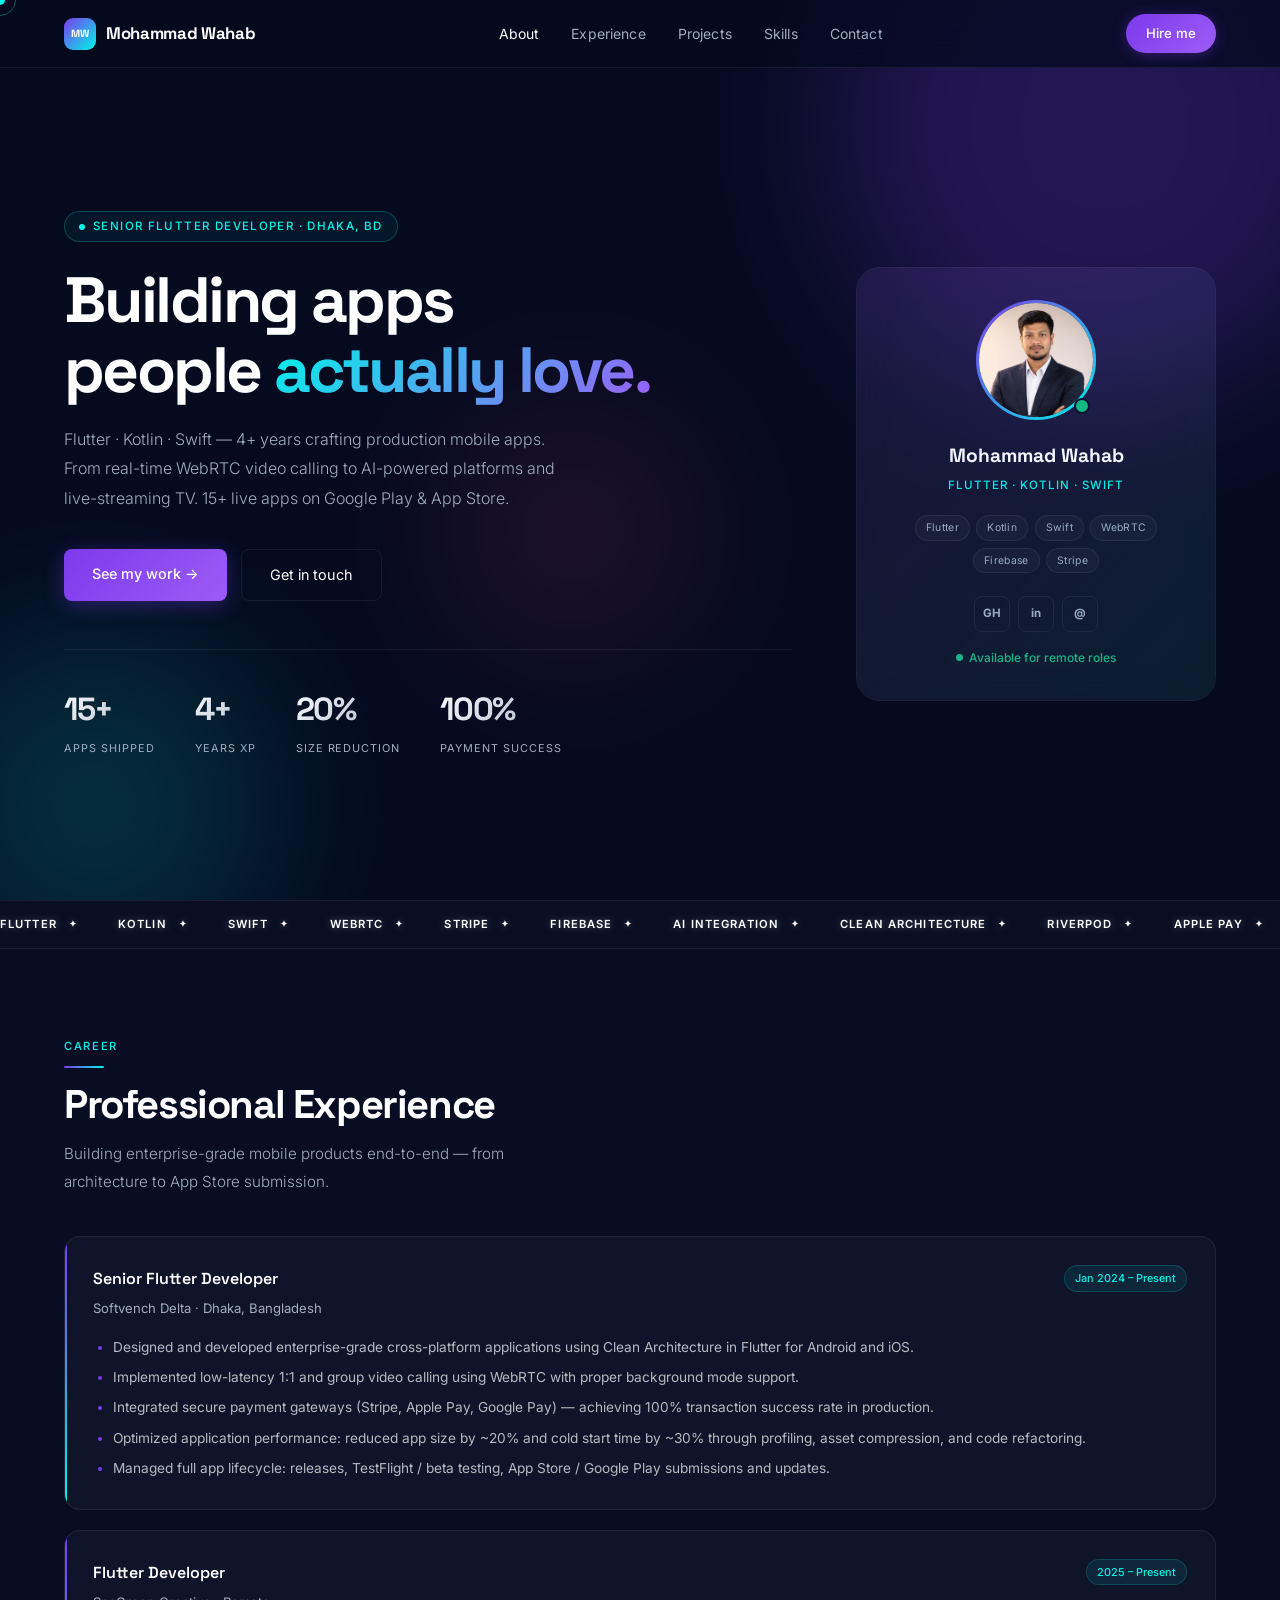
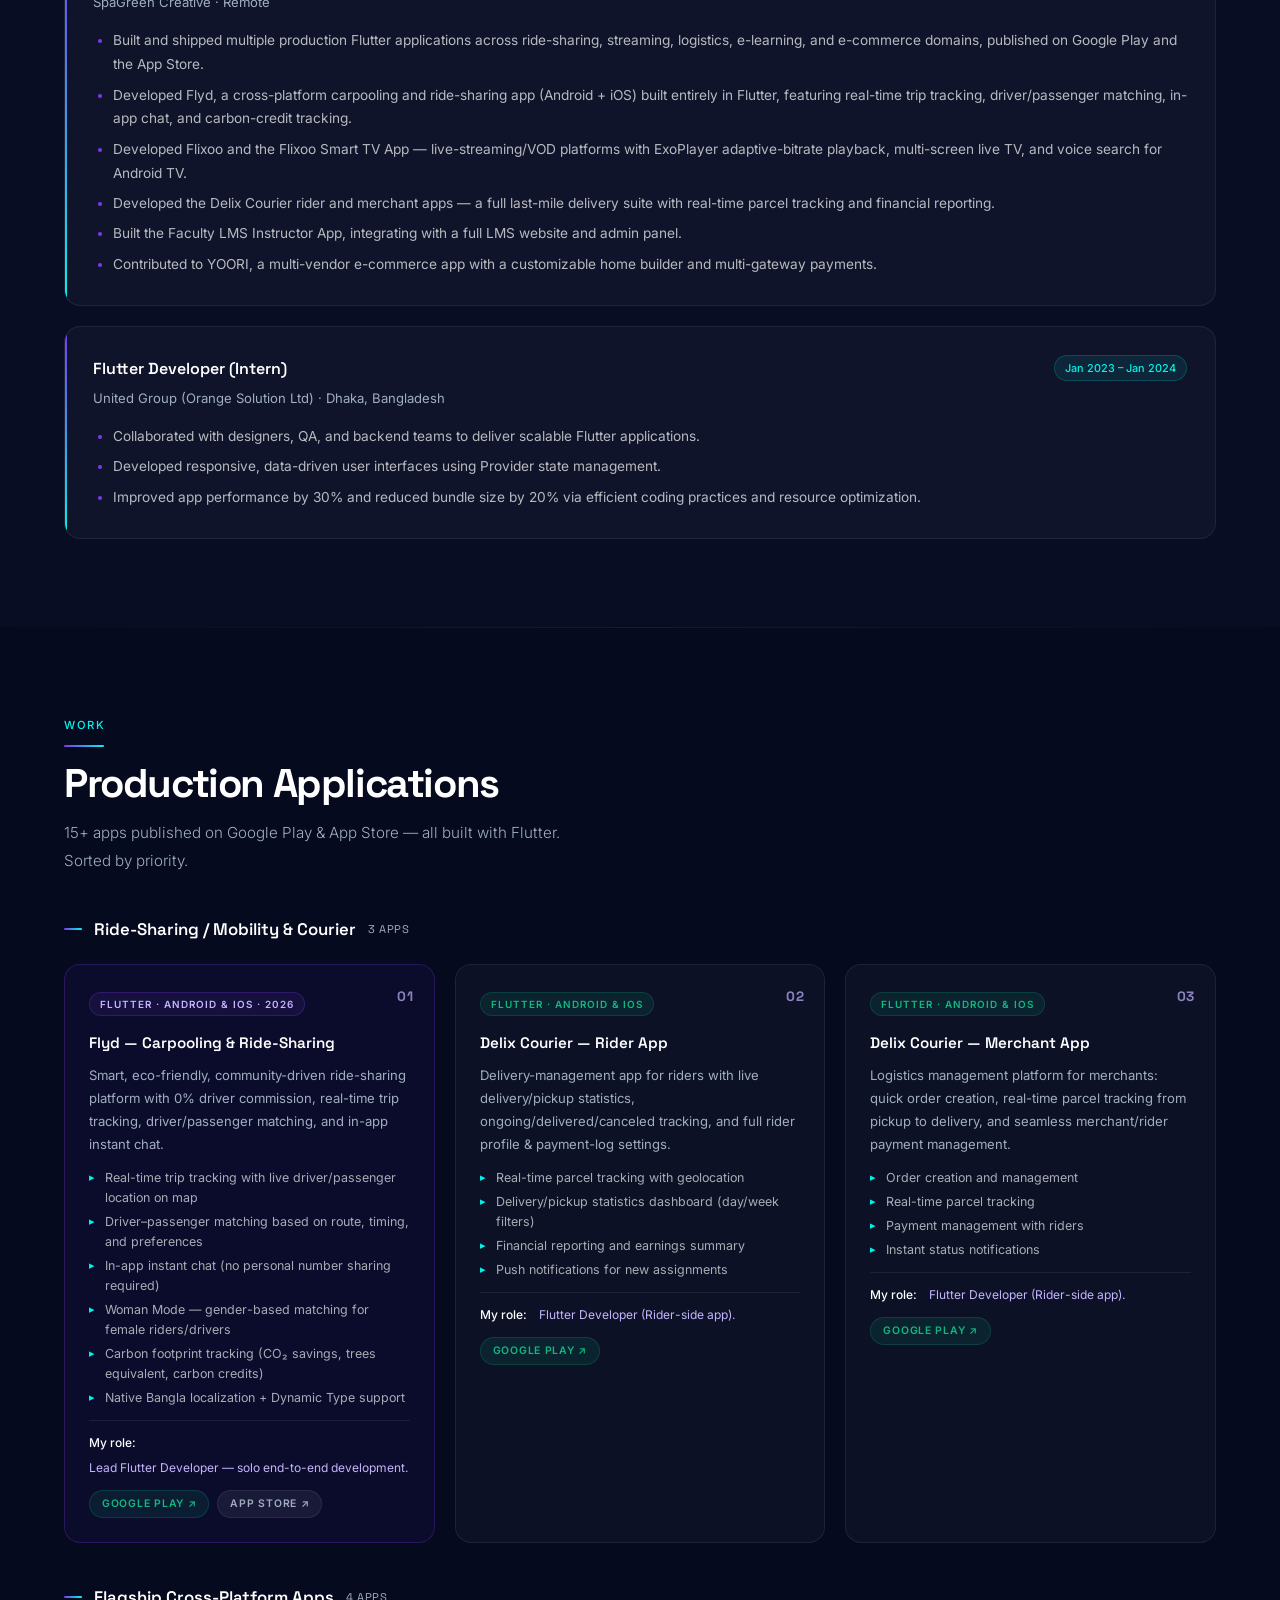
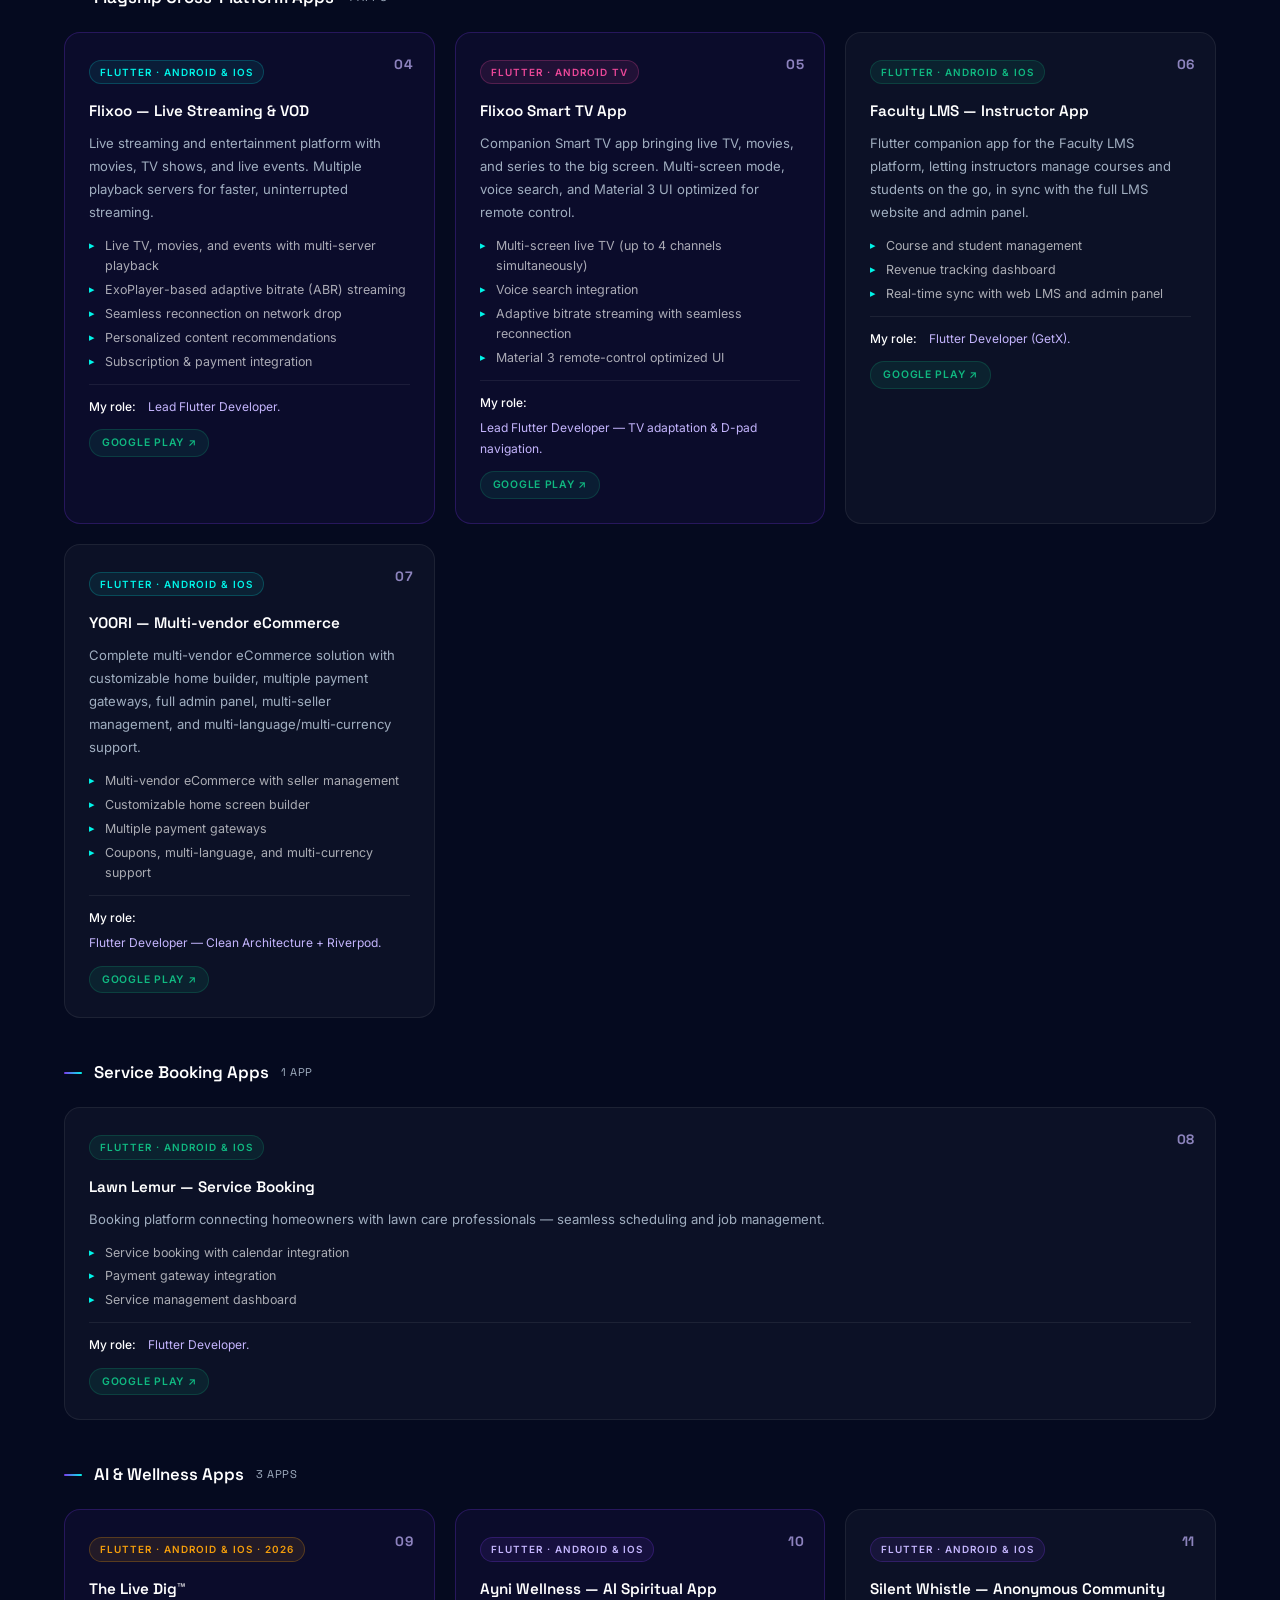
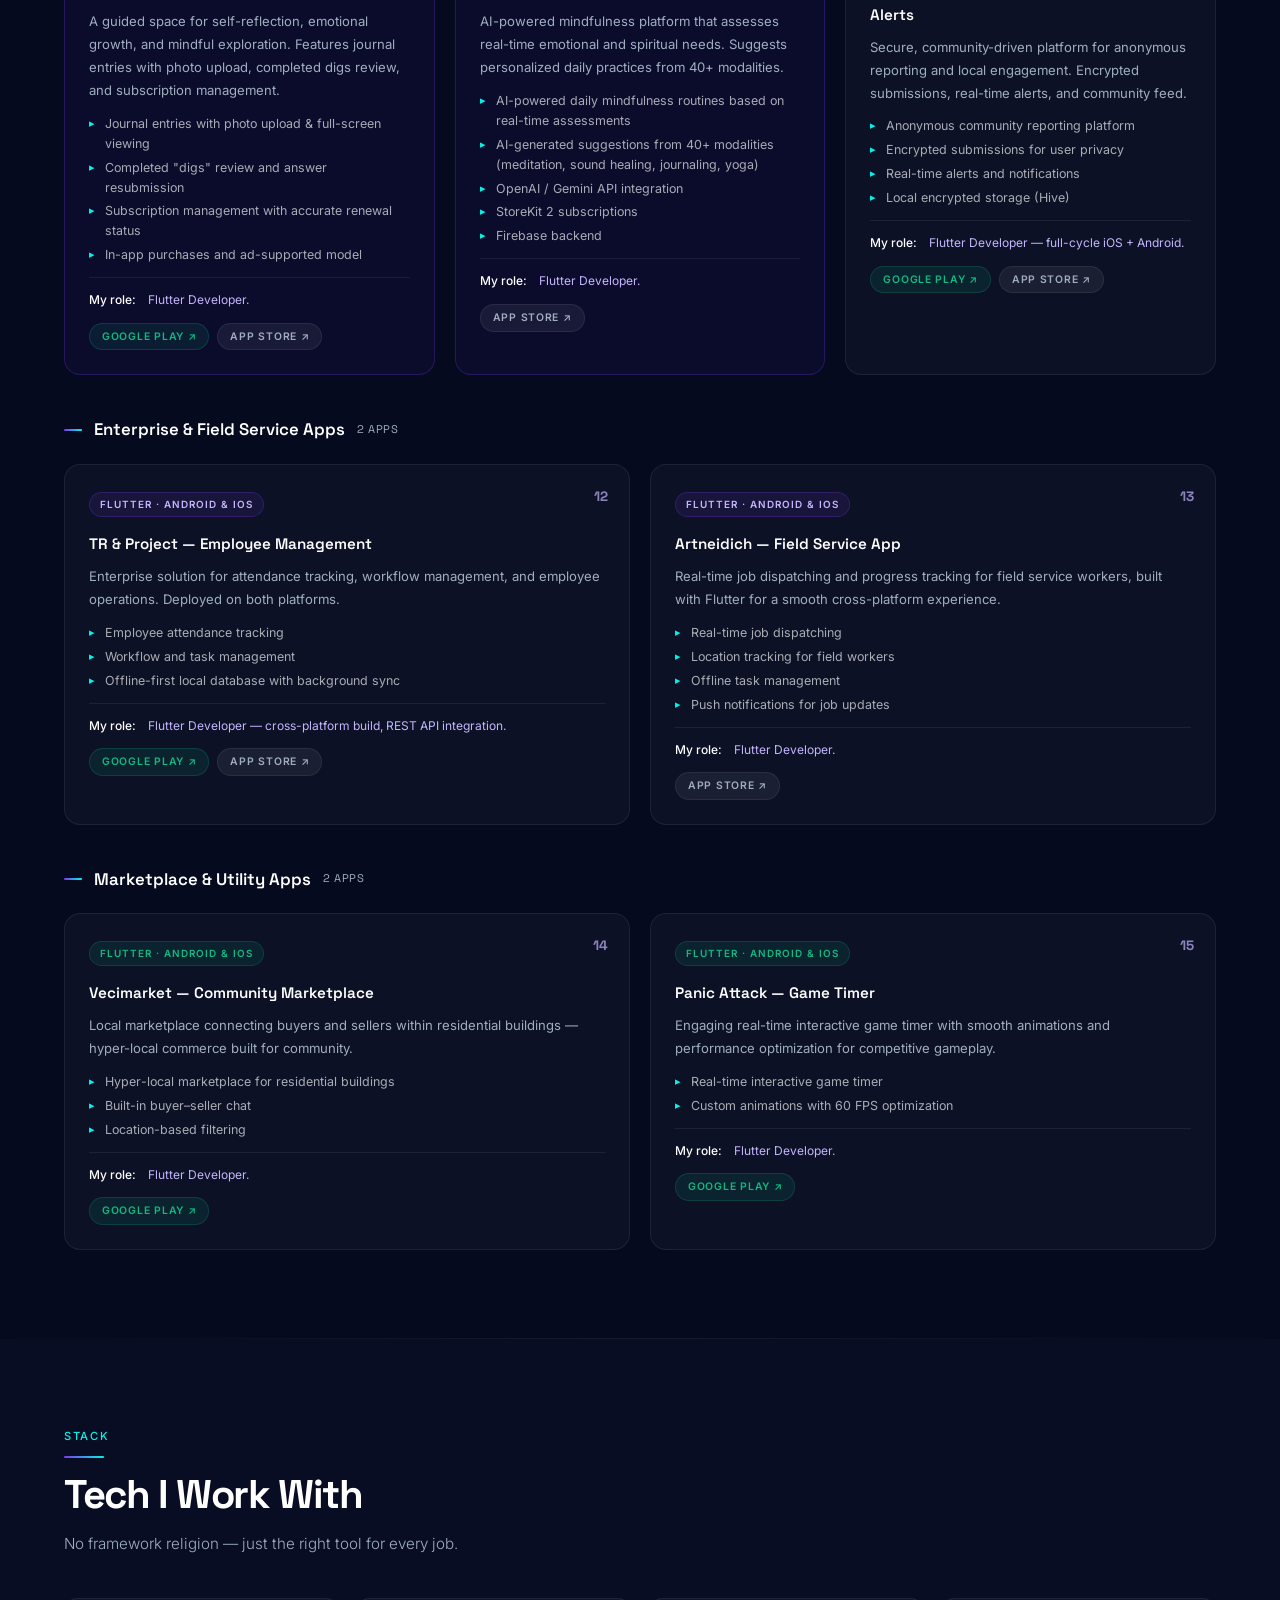
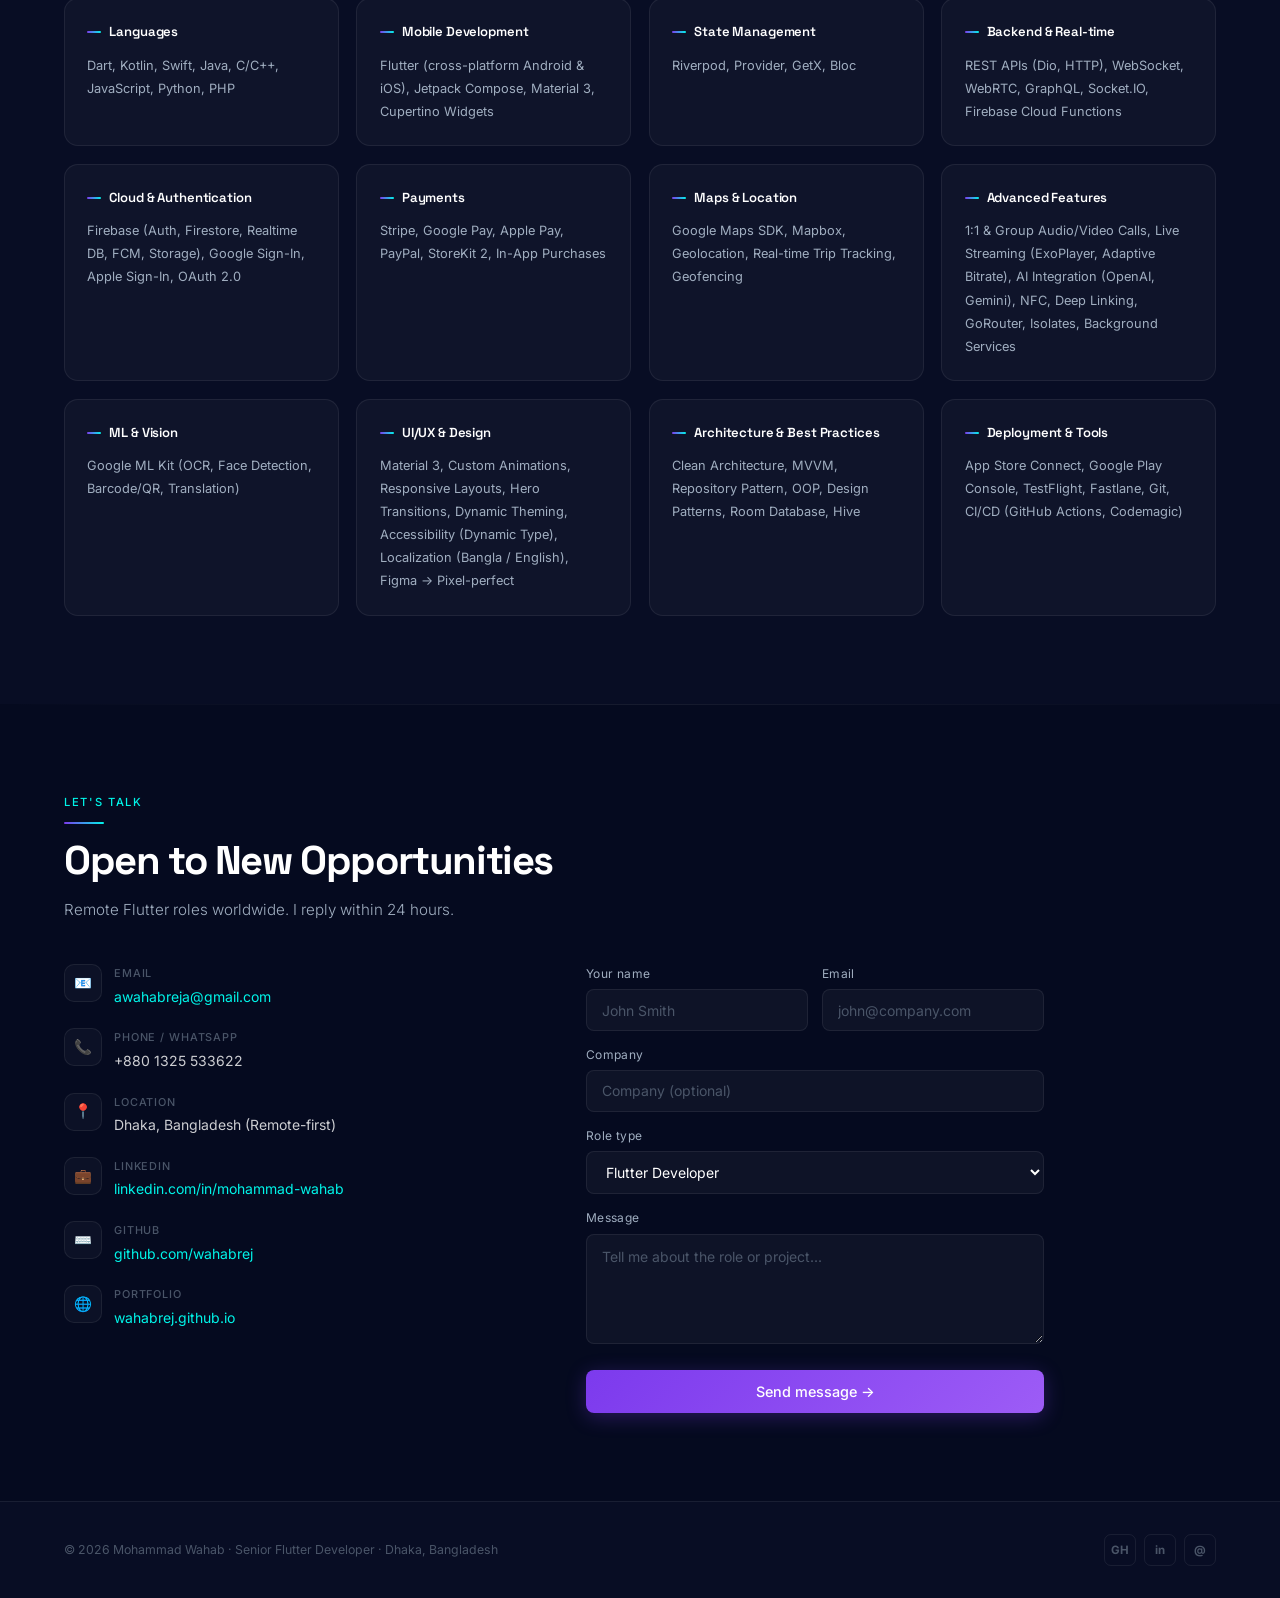
<file: index.html>
<!DOCTYPE html>
<html lang="en">
<head>
  <meta charset="UTF-8">
  <meta name="viewport" content="width=device-width, initial-scale=1.0">
  <title>Mohammad Wahab — Senior Flutter Developer</title>
  <link rel="preconnect" href="https://fonts.googleapis.com">
  <link rel="preconnect" href="https://fonts.gstatic.com" crossorigin>
  <link href="https://fonts.googleapis.com/css2?family=Space+Grotesk:wght@300;400;500;600;700&family=Inter:wght@300;400;500;600&display=swap" rel="stylesheet">
  <style>
    * { margin: 0; padding: 0; box-sizing: border-box; }
    :root {
      --bg: #050A1F; --bg2: #080D24; --bg3: #0C1230;
      --violet: #7C3AED; --violet-l: #9D5CF6; --violet-ll: #C4B5FD;
      --cyan: #00F5E9; --cyan-d: #00C9BF; --pink: #EC4899;
      --white: #FFFFFF; --gray: #A0AEC0; --gray-d: #4A5568;
      --card-bg: rgba(255,255,255,0.03);
      --card-border: rgba(255,255,255,0.07);
      --display: 'Space Grotesk', sans-serif;
      --body: 'Inter', sans-serif;
    }
    html { scroll-behavior: smooth; overflow-x: hidden; }
    body { background: var(--bg); color: var(--white); font-family: var(--body); font-size: 16px; line-height: 1.7; overflow-x: hidden; cursor: none; }
    ::-webkit-scrollbar { width: 3px; }
    ::-webkit-scrollbar-track { background: var(--bg); }
    ::-webkit-scrollbar-thumb { background: linear-gradient(var(--violet), var(--cyan)); border-radius: 3px; }
    #cur { width: 10px; height: 10px; background: var(--cyan); border-radius: 50%; position: fixed; top: 0; left: 0; pointer-events: none; z-index: 9999; transform: translate(-50%, -50%); mix-blend-mode: screen; transition: width .3s, height .3s; }
    #cur-r { width: 32px; height: 32px; border: 1px solid rgba(0,245,233,.35); border-radius: 50%; position: fixed; top: 0; left: 0; pointer-events: none; z-index: 9998; transform: translate(-50%, -50%); transition: all .15s ease-out; }
    nav { position: fixed; top: 0; left: 0; right: 0; z-index: 900; height: 68px; padding: 0 5%; display: flex; align-items: center; justify-content: space-between; background: rgba(5,10,31,.75); backdrop-filter: blur(20px); border-bottom: 1px solid var(--card-border); transition: all .3s; }
    nav.scrolled { background: rgba(5,10,31,.97); box-shadow: 0 4px 30px rgba(0,0,0,.3); }
    .logo { font-family: var(--display); font-weight: 700; font-size: 1.05rem; letter-spacing: -.02em; color: var(--white); text-decoration: none; display: flex; align-items: center; gap: 10px; }
    .logo-mark { width: 32px; height: 32px; background: linear-gradient(135deg, var(--violet), var(--cyan)); border-radius: 9px; display: flex; align-items: center; justify-content: center; font-size: .65rem; font-weight: 800; flex-shrink: 0; color: #fff; }
    .nav-links { display: flex; gap: 2rem; list-style: none; }
    .nav-links a { color: var(--gray); text-decoration: none; font-size: .875rem; font-weight: 400; transition: color .2s; letter-spacing: .01em; }
    .nav-links a:hover, .nav-links a.active { color: var(--white); }
    .nav-cta { padding: .5rem 1.25rem; background: linear-gradient(135deg, var(--violet), var(--violet-l)); color: #fff; border-radius: 100px; font-size: .825rem; font-weight: 500; text-decoration: none; cursor: none; transition: all .2s; box-shadow: 0 2px 14px rgba(124,58,237,.35); }
    .nav-cta:hover { opacity: .9; transform: scale(1.03); box-shadow: 0 4px 20px rgba(124,58,237,.5); }
    .ham { display: none; flex-direction: column; gap: 5px; background: none; border: none; cursor: none; padding: 4px; }
    .ham span { width: 22px; height: 2px; background: var(--white); display: block; transition: all .3s; }
    .mob { position: fixed; inset: 0; z-index: 850; background: rgba(5,10,31,.98); backdrop-filter: blur(20px); display: none; flex-direction: column; align-items: center; justify-content: center; gap: 2rem; }
    .mob.open { display: flex; }
    .mob a { font-family: var(--display); font-size: 1.75rem; font-weight: 700; color: var(--white); text-decoration: none; transition: color .2s; }
    .mob a:hover { color: var(--cyan); }
    .mob-close { position: absolute; top: 1.5rem; right: 1.5rem; background: none; border: 1px solid var(--card-border); border-radius: 8px; width: 40px; height: 40px; color: var(--white); font-size: 1.1rem; cursor: none; display: flex; align-items: center; justify-content: center; }
    .hero { min-height: 100vh; padding: 0 5%; padding-top: 68px; display: grid; grid-template-columns: 1fr 360px; align-items: center; gap: 4rem; position: relative; overflow: hidden; }
    .orb { position: absolute; border-radius: 50%; filter: blur(80px); pointer-events: none; }
    .orb1 { width: 550px; height: 550px; background: var(--violet); opacity: .25; top: -150px; right: -100px; animation: fl1 9s ease-in-out infinite; }
    .orb2 { width: 350px; height: 350px; background: var(--cyan); opacity: .15; bottom: -80px; left: -80px; animation: fl2 11s ease-in-out infinite; }
    .orb3 { width: 250px; height: 250px; background: var(--pink); opacity: .12; top: 45%; left: 35%; animation: fl3 13s ease-in-out infinite; }
    @keyframes fl1 { 0%,100%{transform:translate(0,0)}50%{transform:translate(-25px,25px)} }
    @keyframes fl2 { 0%,100%{transform:translate(0,0)}50%{transform:translate(35px,-35px)} }
    @keyframes fl3 { 0%,100%{transform:translate(0,0)}50%{transform:translate(-18px,18px)} }
    .hero-txt { position: relative; z-index: 1; }
    .eyebrow { display: inline-flex; align-items: center; gap: 8px; font-size: .72rem; font-weight: 500; letter-spacing: .12em; text-transform: uppercase; color: var(--cyan); padding: 5px 14px; border: 1px solid rgba(0,245,233,.22); border-radius: 100px; background: rgba(0,245,233,.05); margin-bottom: 1.5rem; }
    .eyebrow::before { content: ''; width: 6px; height: 6px; background: var(--cyan); border-radius: 50%; animation: pd 2.2s infinite; }
    @keyframes pd { 0%,100%{box-shadow:0 0 0 0 rgba(0,245,233,.45)}50%{box-shadow:0 0 0 6px rgba(0,245,233,0)} }
    h1 { font-family: var(--display); font-size: clamp(2.4rem,5vw,4rem); font-weight: 700; line-height: 1.08; letter-spacing: -.04em; margin-bottom: 1.25rem; }
    .gr { background: linear-gradient(135deg, var(--cyan), var(--violet-l)); -webkit-background-clip: text; -webkit-text-fill-color: transparent; background-clip: text; }
    .hero-sub { font-size: 1rem; color: var(--gray); max-width: 500px; margin-bottom: 2.25rem; font-weight: 300; line-height: 1.85; }
    .hero-btns { display: flex; gap: .875rem; flex-wrap: wrap; }
    .btn-p { padding: .8rem 1.75rem; background: linear-gradient(135deg, var(--violet), var(--violet-l)); color: #fff; border-radius: 8px; font-size: .9rem; font-weight: 500; text-decoration: none; cursor: none; transition: all .2s; box-shadow: 0 4px 20px rgba(124,58,237,.35); font-family: var(--body); }
    .btn-p:hover { transform: translateY(-2px); box-shadow: 0 8px 32px rgba(124,58,237,.5); }
    .btn-o { padding: .8rem 1.75rem; background: transparent; color: var(--white); border: 1px solid var(--card-border); border-radius: 8px; font-size: .9rem; font-weight: 400; text-decoration: none; cursor: none; transition: all .2s; font-family: var(--body); }
    .btn-o:hover { border-color: rgba(255,255,255,.3); background: rgba(255,255,255,.04); }
    .stats { display: flex; gap: 2.5rem; margin-top: 3rem; padding-top: 2rem; border-top: 1px solid var(--card-border); }
    .stat-n { font-family: var(--display); font-size: 2rem; font-weight: 700; letter-spacing: -.04em; background: linear-gradient(135deg, var(--white), var(--gray)); -webkit-background-clip: text; -webkit-text-fill-color: transparent; background-clip: text; }
    .stat-l { font-size: .68rem; color: var(--gray); text-transform: uppercase; letter-spacing: .09em; margin-top: 2px; }
    .pcard { position: relative; z-index: 1; border: 1px solid var(--card-border); border-radius: 24px; padding: 2rem; text-align: center; background: rgba(255,255,255,.03); backdrop-filter: blur(20px); }
    .pcard::before { content: ''; position: absolute; inset: 0; border-radius: 24px; background: linear-gradient(135deg, rgba(124,58,237,.1), rgba(0,245,233,.05)); pointer-events: none; }
    .avatar-wrap { position: relative; width: 120px; height: 120px; margin: 0 auto 1.25rem; }
    .avatar { width: 120px; height: 120px; border-radius: 50%; object-fit: cover; display: block; border: 3px solid transparent; background: linear-gradient(var(--bg3), var(--bg3)) padding-box, linear-gradient(135deg, var(--violet), var(--cyan)) border-box; }
    .avail-ring { position: absolute; bottom: 6px; right: 6px; width: 16px; height: 16px; background: #10B981; border-radius: 50%; border: 2px solid var(--bg3); }
    .pcard-name { font-family: var(--display); font-size: 1.2rem; font-weight: 700; margin-bottom: .2rem; }
    .pcard-role { font-size: .72rem; color: var(--cyan); letter-spacing: .09em; text-transform: uppercase; font-weight: 500; margin-bottom: 1.25rem; }
    .badges { display: flex; flex-wrap: wrap; gap: .4rem; justify-content: center; margin-bottom: 1.4rem; }
    .badge { font-size: .65rem; padding: 3px 10px; border: 1px solid var(--card-border); border-radius: 100px; color: var(--gray); background: rgba(255,255,255,.03); letter-spacing: .03em; }
    .pcard-links { display: flex; gap: .5rem; justify-content: center; }
    .pcard-link { width: 36px; height: 36px; border: 1px solid var(--card-border); border-radius: 8px; display: flex; align-items: center; justify-content: center; text-decoration: none; color: var(--gray); font-size: .72rem; font-weight: 700; transition: all .2s; cursor: none; }
    .pcard-link:hover { border-color: var(--violet); color: var(--white); background: rgba(124,58,237,.15); }
    .avail-txt { font-size: .75rem; color: #10B981; margin-top: 1rem; display: flex; align-items: center; justify-content: center; gap: 6px; font-weight: 500; }
    .mq-wrap { overflow: hidden; border-top: 1px solid var(--card-border); border-bottom: 1px solid var(--card-border); padding: .875rem 0; background: rgba(255,255,255,.015); }
    .mq-track { display: flex; gap: 2.5rem; animation: mq 30s linear infinite; width: max-content; }
    .mq-track:hover { animation-play-state: paused; }
    @keyframes mq { from{transform:translateX(0)}to{transform:translateX(-50%)} }
    .mq-item { white-space: nowrap; font-size: .7rem; letter-spacing: .1em; text-transform: uppercase; color: #FFFFFF; display: flex; align-items: center; gap: .75rem; font-weight: 600; opacity: 1; text-shadow: 0 0 8px rgba(255,255,255,.35); }
    .mq-item::after { content: '✦'; color: #FFFFFF; font-size: .55rem; }
    section { padding: 5.5rem 5%; }
    .s-alt { background: var(--bg2); }
    .s-eye { font-size: .7rem; letter-spacing: .15em; text-transform: uppercase; color: var(--cyan); margin-bottom: .625rem; font-weight: 500; }
    .g-line { width: 40px; height: 2px; background: linear-gradient(90deg, var(--violet), var(--cyan)); border-radius: 100px; margin-bottom: .875rem; }
    h2 { font-family: var(--display); font-size: clamp(1.7rem, 3.5vw, 2.5rem); font-weight: 700; letter-spacing: -.035em; line-height: 1.15; margin-bottom: .75rem; }
    .s-sub { font-size: .95rem; color: var(--gray); max-width: 520px; font-weight: 300; line-height: 1.85; margin-bottom: 2.5rem; }
    .divider { height: 1px; background: linear-gradient(90deg, transparent, var(--card-border), transparent); }
    .exp-list { display: flex; flex-direction: column; gap: 1.25rem; }
    .exp { border: 1px solid var(--card-border); border-radius: 16px; padding: 1.75rem; background: var(--card-bg); position: relative; overflow: hidden; transition: border-color .3s, background .3s; }
    .exp::before { content: ''; position: absolute; left: 0; top: 0; bottom: 0; width: 2px; background: linear-gradient(180deg, var(--violet), var(--cyan)); }
    .exp:hover { border-color: rgba(124,58,237,.35); background: rgba(124,58,237,.04); }
    .exp-head { display: flex; justify-content: space-between; align-items: flex-start; flex-wrap: wrap; gap: .5rem; margin-bottom: .3rem; }
    .exp-title { font-family: var(--display); font-size: 1rem; font-weight: 600; }
    .exp-date { font-size: .68rem; color: var(--cyan); background: rgba(0,245,233,.08); padding: 3px 10px; border-radius: 100px; white-space: nowrap; font-weight: 500; border: 1px solid rgba(0,245,233,.18); }
    .exp-co { font-size: .82rem; color: var(--gray); margin-bottom: 1rem; font-weight: 400; }
    .exp ul { padding-left: 1.25rem; display: flex; flex-direction: column; gap: .4rem; }
    .exp li { font-size: .855rem; color: rgba(255,255,255,.7); line-height: 1.75; }
    .exp li::marker { color: var(--violet); }

    /* CATEGORY */
    .cat-head { font-family: var(--display); font-size: 1.05rem; font-weight: 600; margin: 2.5rem 0 1.25rem; color: var(--white); display: flex; align-items: center; gap: .75rem; }
    .cat-head:first-of-type { margin-top: 0; }
    .cat-head::before { content: ''; width: 18px; height: 2px; background: linear-gradient(90deg, var(--violet), var(--cyan)); border-radius: 2px; }
    .cat-head .cat-count { font-size: .7rem; color: var(--gray); font-weight: 400; letter-spacing: .05em; text-transform: uppercase; }

    .proj-grid { display: grid; grid-template-columns: repeat(auto-fit, minmax(290px, 1fr)); gap: 1.25rem; }
    .proj { border: 1px solid var(--card-border); border-radius: 16px; padding: 1.5rem; background: var(--card-bg); transition: all .25s; position: relative; cursor: none; }
    .proj:hover { border-color: rgba(124,58,237,.4); transform: translateY(-3px); background: rgba(124,58,237,.05); box-shadow: 0 8px 32px rgba(124,58,237,.15); }
    .proj.feat { border-color: rgba(124,58,237,.25); background: rgba(124,58,237,.06); }
    .proj-num { position: absolute; top: 1.25rem; right: 1.25rem; font-family: var(--display); font-size: .85rem; font-weight: 700; color: var(--violet-ll); opacity: .7; letter-spacing: .05em; }
    .pbadge { font-size: .62rem; letter-spacing: .1em; text-transform: uppercase; padding: 3px 10px; border-radius: 100px; display: inline-block; margin-bottom: .875rem; font-weight: 600; }
    .pb-a { background: rgba(16,185,129,.1); color:#10B981; border:1px solid rgba(16,185,129,.2); }
    .pb-i { background: rgba(255,255,255,.06); color:var(--gray); border:1px solid var(--card-border); }
    .pb-c { background: rgba(124,58,237,.1); color:var(--violet-ll); border:1px solid rgba(124,58,237,.25); }
    .pb-f { background: rgba(0,245,233,.07); color:var(--cyan); border:1px solid rgba(0,245,233,.2); }
    .pb-tv { background: rgba(236,72,153,.1); color:var(--pink); border:1px solid rgba(236,72,153,.25); }
    .pb-mob { background: rgba(245,158,11,.1); color:#F59E0B; border:1px solid rgba(245,158,11,.25); }
    .proj-name { font-family: var(--display); font-size: .95rem; font-weight: 600; margin-bottom: .5rem; }
    .proj-desc { font-size: .82rem; color: var(--gray); line-height: 1.75; margin-bottom: .75rem; }
    .proj-feats { list-style: none; margin: .5rem 0 .75rem; padding: 0; display: flex; flex-direction: column; gap: .25rem; }
    .proj-feats li { font-size: .78rem; color: rgba(255,255,255,.65); padding-left: 1rem; position: relative; line-height: 1.6; }
    .proj-feats li::before { content: '▸'; position: absolute; left: 0; color: var(--cyan); font-size: .7rem; top: 1px; }
    .proj-role { font-size: .75rem; color: var(--violet-ll); border-top: 1px solid var(--card-border); padding-top: .75rem; margin-top: .5rem; display: flex; flex-wrap: wrap; gap: .3rem .75rem; }
    .proj-role strong { color: var(--white); font-weight: 500; }
    .proj-links { display: flex; gap: .5rem; flex-wrap: wrap; margin-top: .75rem; }
    .plink { font-size: .65rem; letter-spacing: .07em; text-transform: uppercase; font-weight: 600; padding: 4px 12px; border-radius: 100px; text-decoration: none; transition: all .2s; cursor: none; }
    .pl-play { background:rgba(16,185,129,.1); color:#10B981; border:1px solid rgba(16,185,129,.2); }
    .pl-play:hover { background:#10B981; color:#fff; }
    .pl-ios { background:rgba(255,255,255,.06); color:var(--gray); border:1px solid var(--card-border); }
    .pl-ios:hover { background:rgba(255,255,255,.15); color:var(--white); }
    .pl-soon { opacity:.45; cursor:not-allowed; border:1px solid var(--card-border); color:var(--gray-d); }
    .skills-grid { display: grid; grid-template-columns: repeat(auto-fit, minmax(240px, 1fr)); gap: 1.1rem; }
    .skill-cat { border: 1px solid var(--card-border); border-radius: 14px; padding: 1.4rem; background: var(--card-bg); transition: all .25s; }
    .skill-cat:hover { border-color: rgba(0,245,233,.25); background: rgba(0,245,233,.03); }
    .skill-cat h4 { font-family: var(--display); font-size: .82rem; font-weight: 600; margin-bottom: .625rem; color: var(--white); display: flex; align-items: center; gap: .5rem; letter-spacing: -.01em; }
    .skill-cat h4::before { content: ''; width: 14px; height: 2px; background: linear-gradient(90deg, var(--violet), var(--cyan)); border-radius: 2px; flex-shrink: 0; }
    .skill-cat p { font-size: .8rem; color: var(--gray); line-height: 1.8; }
    .contact-grid { display: grid; grid-template-columns: 1fr 1fr; gap: 4rem; max-width: 980px; }
    .c-det { display: flex; align-items: flex-start; gap: 12px; margin-bottom: 1.25rem; }
    .c-icon { width: 38px; height: 38px; border: 1px solid var(--card-border); border-radius: 10px; display: flex; align-items: center; justify-content: center; font-size: .9rem; flex-shrink: 0; background: rgba(255,255,255,.03); }
    .c-label { font-size: .68rem; color: var(--gray-d); text-transform: uppercase; letter-spacing: .08em; font-weight: 500; }
    .c-val { font-size: .875rem; margin-top: 2px; color: rgba(255,255,255,.8); }
    .c-val a { color: var(--cyan); text-decoration: none; font-weight: 400; transition: color .2s; }
    .c-val a:hover { color: var(--white); }
    form { display: flex; flex-direction: column; gap: .875rem; }
    .f-row { display: grid; grid-template-columns: 1fr 1fr; gap: .875rem; }
    label { font-size: .75rem; color: var(--gray); letter-spacing: .03em; display: block; margin-bottom: 5px; font-weight: 400; }
    input, textarea, select { width: 100%; background: rgba(255,255,255,.04); border: 1px solid var(--card-border); border-radius: 8px; padding: .7rem .95rem; color: var(--white); font-family: var(--body); font-size: .875rem; outline: none; transition: border-color .2s, background .2s; }
    input:focus, textarea:focus, select:focus { border-color: var(--violet); background: rgba(124,58,237,.07); }
    input::placeholder, textarea::placeholder { color: var(--gray-d); }
    select option { background: #0C1230; color: var(--white); }
    textarea { resize: vertical; min-height: 110px; line-height: 1.6; }
    .btn-sub { padding: .825rem; background: linear-gradient(135deg, var(--violet), var(--violet-l)); color: #fff; border: none; border-radius: 8px; font-size: .9rem; font-weight: 500; font-family: var(--body); cursor: none; transition: all .2s; margin-top: .25rem; box-shadow: 0 4px 20px rgba(124,58,237,.3); }
    .btn-sub:hover { transform: translateY(-2px); box-shadow: 0 8px 30px rgba(124,58,237,.5); }
    footer { border-top: 1px solid var(--card-border); padding: 2rem 5%; display: flex; justify-content: space-between; align-items: center; flex-wrap: wrap; gap: 1rem; background: var(--bg2); }
    footer p { font-size: .77rem; color: var(--gray-d); }
    .foot-links { display: flex; gap: .5rem; }
    .foot-link { width: 32px; height: 32px; border: 1px solid var(--card-border); border-radius: 7px; display: flex; align-items: center; justify-content: center; text-decoration: none; color: var(--gray-d); font-size: .72rem; font-weight: 700; transition: all .2s; cursor: none; }
    .foot-link:hover { border-color: var(--violet); color: var(--white); background: rgba(124,58,237,.15); }
    .reveal { opacity: 0; transform: translateY(22px); transition: opacity .65s cubic-bezier(.22,1,.36,1), transform .65s cubic-bezier(.22,1,.36,1); }
    .reveal.on { opacity: 1; transform: none; }
    .d1{ transition-delay:.08s; } .d2{ transition-delay:.16s; } .d3{ transition-delay:.24s; } .d4{ transition-delay:.32s; } .d5{ transition-delay:.40s; }
    @media(max-width:900px){
      .hero{ grid-template-columns:1fr; padding-top:90px; }
      .pcard{ max-width:320px; }
      .contact-grid{ grid-template-columns:1fr; }
      .f-row{ grid-template-columns:1fr; }
      .stats{ flex-wrap:wrap; gap:1.75rem; }
    }
    @media(max-width:640px){
      .nav-links, .nav-cta{ display:none; }
      .ham{ display:flex; }
      footer{ flex-direction:column; text-align:center; }
      #cur, #cur-r{ display:none; }
      body{ cursor:auto; }
      a, button{ cursor:pointer; }
    }
  </style>
</head>
<body>

  <div id="cur"></div>
  <div id="cur-r"></div>

  <!-- MOBILE -->
  <div class="mob" id="mob">
    <button class="mob-close" onclick="closeMob()">✕</button>
    <a href="#about" onclick="closeMob()">About</a>
    <a href="#experience" onclick="closeMob()">Experience</a>
    <a href="#projects" onclick="closeMob()">Projects</a>
    <a href="#skills" onclick="closeMob()">Skills</a>
    <a href="#contact" onclick="closeMob()">Contact</a>
  </div>

  <!-- NAV -->
  <nav id="nav">
    <a href="#" class="logo">
      <div class="logo-mark">MW</div>
      Mohammad Wahab
    </a>
    <ul class="nav-links">
      <li><a href="#about">About</a></li>
      <li><a href="#experience">Experience</a></li>
      <li><a href="#projects">Projects</a></li>
      <li><a href="#skills">Skills</a></li>
      <li><a href="#contact">Contact</a></li>
    </ul>
    <a href="mailto:awahabreja@gmail.com" class="nav-cta">Hire me</a>
    <button class="ham" onclick="openMob()" aria-label="Menu"><span></span><span></span><span></span></button>
  </nav>

  <!-- HERO -->
  <section class="hero" id="about">
    <div class="orb orb1"></div>
    <div class="orb orb2"></div>
    <div class="orb orb3"></div>

    <div class="hero-txt">
      <div class="eyebrow reveal">Senior Flutter Developer · Dhaka, BD</div>
      <h1 class="reveal d1">Building apps<br>people <span class="gr">actually love.</span></h1>
      <p class="hero-sub reveal d2">
        Flutter · Kotlin · Swift — 4+ years crafting production mobile apps. From real-time WebRTC video calling to AI-powered platforms and live-streaming TV. 15+ live apps on Google Play & App Store.
      </p>
      <div class="hero-btns reveal d3">
        <a href="#projects" class="btn-p">See my work →</a>
        <a href="mailto:awahabreja@gmail.com" class="btn-o">Get in touch</a>
      </div>
      <div class="stats reveal d4">
        <div><div class="stat-n">15+</div><div class="stat-l">Apps shipped</div></div>
        <div><div class="stat-n">4+</div><div class="stat-l">Years XP</div></div>
        <div><div class="stat-n">20%</div><div class="stat-l">Size reduction</div></div>
        <div><div class="stat-n">100%</div><div class="stat-l">Payment success</div></div>
      </div>
    </div>

    <div class="pcard reveal d2">
      <div class="avatar-wrap">
        <img src="Majid.jpg" alt="Mohammad Wahab" class="avatar" onerror="this.style.display='none';this.nextElementSibling.style.display='flex'">
        <div style="display:none;width:120px;height:120px;border-radius:50%;background:linear-gradient(135deg,var(--violet),var(--cyan));align-items:center;justify-content:center;font-family:var(--display);font-size:2rem;font-weight:700">MW</div>
        <div class="avail-ring"></div>
      </div>
      <div class="pcard-name">Mohammad Wahab</div>
      <div class="pcard-role">Flutter · Kotlin · Swift</div>
      <div class="badges">
        <span class="badge">Flutter</span>
        <span class="badge">Kotlin</span>
        <span class="badge">Swift</span>
        <span class="badge">WebRTC</span>
        <span class="badge">Firebase</span>
        <span class="badge">Stripe</span>
      </div>
      <div class="pcard-links">
        <a href="https://github.com/wahabrej" target="_blank" class="pcard-link">GH</a>
        <a href="https://www.linkedin.com/in/a-wahab-539b5a226/" target="_blank" class="pcard-link">in</a>
        <a href="mailto:awahabreja@gmail.com" class="pcard-link">@</a>
      </div>
      <div class="avail-txt">
        <span style="width:7px;height:7px;background:#10B981;border-radius:50%;display:inline-block;animation:pd 2s infinite"></span>
        Available for remote roles
      </div>
    </div>
  </section>

  <!-- MARQUEE -->
  <div class="mq-wrap">
    <div class="mq-track">
      <div class="mq-item">Flutter</div><div class="mq-item">Kotlin</div>
      <div class="mq-item">Swift</div><div class="mq-item">WebRTC</div>
      <div class="mq-item">Stripe</div><div class="mq-item">Firebase</div>
      <div class="mq-item">AI Integration</div><div class="mq-item">Clean Architecture</div>
      <div class="mq-item">Riverpod</div><div class="mq-item">Apple Pay</div>
      <div class="mq-item">Google Pay</div><div class="mq-item">Fastlane</div>
      <div class="mq-item">ExoPlayer</div><div class="mq-item">Maps SDK</div>
      <div class="mq-item">Flutter</div><div class="mq-item">Kotlin</div>
      <div class="mq-item">Swift</div><div class="mq-item">WebRTC</div>
      <div class="mq-item">Stripe</div><div class="mq-item">Firebase</div>
      <div class="mq-item">AI Integration</div><div class="mq-item">Clean Architecture</div>
      <div class="mq-item">Riverpod</div><div class="mq-item">Apple Pay</div>
      <div class="mq-item">Google Pay</div><div class="mq-item">Fastlane</div>
      <div class="mq-item">ExoPlayer</div><div class="mq-item">Maps SDK</div>
    </div>
  </div>

  <!-- EXPERIENCE -->
  <section id="experience" class="s-alt">
    <div class="s-eye reveal">Career</div>
    <div class="g-line reveal"></div>
    <h2 class="reveal">Professional Experience</h2>
    <p class="s-sub reveal d1">Building enterprise-grade mobile products end-to-end — from architecture to App Store submission.</p>
    <div class="exp-list">
      <div class="exp reveal d1">
        <div class="exp-head">
          <div class="exp-title">Senior Flutter Developer</div>
          <span class="exp-date">Jan 2024 – Present</span>
        </div>
        <div class="exp-co">Softvench Delta · Dhaka, Bangladesh</div>
        <ul>
          <li>Designed and developed enterprise-grade cross-platform applications using Clean Architecture in Flutter for Android and iOS.</li>
          <li>Implemented low-latency 1:1 and group video calling using WebRTC with proper background mode support.</li>
          <li>Integrated secure payment gateways (Stripe, Apple Pay, Google Pay) — achieving 100% transaction success rate in production.</li>
          <li>Optimized application performance: reduced app size by ~20% and cold start time by ~30% through profiling, asset compression, and code refactoring.</li>
          <li>Managed full app lifecycle: releases, TestFlight / beta testing, App Store / Google Play submissions and updates.</li>
        </ul>
      </div>
      <div class="exp reveal d2">
        <div class="exp-head">
          <div class="exp-title">Flutter Developer</div>
          <span class="exp-date">2025 – Present</span>
        </div>
        <div class="exp-co">SpaGreen Creative · Remote</div>
        <ul>
          <li>Built and shipped multiple production Flutter applications across ride-sharing, streaming, logistics, e-learning, and e-commerce domains, published on Google Play and the App Store.</li>
          <li>Developed Flyd, a cross-platform carpooling and ride-sharing app (Android + iOS) built entirely in Flutter, featuring real-time trip tracking, driver/passenger matching, in-app chat, and carbon-credit tracking.</li>
          <li>Developed Flixoo and the Flixoo Smart TV App — live-streaming/VOD platforms with ExoPlayer adaptive-bitrate playback, multi-screen live TV, and voice search for Android TV.</li>
          <li>Developed the Delix Courier rider and merchant apps — a full last-mile delivery suite with real-time parcel tracking and financial reporting.</li>
          <li>Built the Faculty LMS Instructor App, integrating with a full LMS website and admin panel.</li>
          <li>Contributed to YOORI, a multi-vendor e-commerce app with a customizable home builder and multi-gateway payments.</li>
        </ul>
      </div>
      <div class="exp reveal d3">
        <div class="exp-head">
          <div class="exp-title">Flutter Developer (Intern)</div>
          <span class="exp-date">Jan 2023 – Jan 2024</span>
        </div>
        <div class="exp-co">United Group (Orange Solution Ltd) · Dhaka, Bangladesh</div>
        <ul>
          <li>Collaborated with designers, QA, and backend teams to deliver scalable Flutter applications.</li>
          <li>Developed responsive, data-driven user interfaces using Provider state management.</li>
          <li>Improved app performance by 30% and reduced bundle size by 20% via efficient coding practices and resource optimization.</li>
        </ul>
      </div>
    </div>
  </section>

  <div class="divider"></div>

  <!-- PROJECTS -->
  <section id="projects">
    <div class="s-eye reveal">Work</div>
    <div class="g-line reveal"></div>
    <h2 class="reveal">Production Applications</h2>
    <p class="s-sub reveal d1">15+ apps published on Google Play &amp; App Store — all built with Flutter. Sorted by priority.</p>

    <!-- CATEGORY 1: RIDE-SHARING / MOBILITY & COURIER -->
    <div class="cat-head reveal">
      Ride-Sharing / Mobility &amp; Courier
      <span class="cat-count">3 apps</span>
    </div>
    <div class="proj-grid">

      <div class="proj feat reveal d1">
        <span class="proj-num">01</span>
        <div class="pbadge pb-c">Flutter · Android &amp; iOS · 2026</div>
        <div class="proj-name">Flyd — Carpooling &amp; Ride-Sharing</div>
        <p class="proj-desc">
          Smart, eco-friendly, community-driven ride-sharing platform with 0% driver commission, real-time trip tracking, driver/passenger matching, and in-app instant chat.
        </p>
        <ul class="proj-feats">
          <li>Real-time trip tracking with live driver/passenger location on map</li>
          <li>Driver–passenger matching based on route, timing, and preferences</li>
          <li>In-app instant chat (no personal number sharing required)</li>
          <li>Woman Mode — gender-based matching for female riders/drivers</li>
          <li>Carbon footprint tracking (CO₂ savings, trees equivalent, carbon credits)</li>
          <li>Native Bangla localization + Dynamic Type support</li>
        </ul>
        <div class="proj-role"><strong>My role:</strong> Lead Flutter Developer — solo end-to-end development.</div>
        <div class="proj-links">
          <a href="https://play.google.com/store/apps/details?id=com.flyd.app" target="_blank" class="plink pl-play">Google Play ↗</a>
          <a href="https://apps.apple.com/us/app/flyd/id6774751667" target="_blank" class="plink pl-ios">App Store ↗</a>
        </div>
      </div>

      <div class="proj reveal d2">
        <span class="proj-num">02</span>
        <div class="pbadge pb-a">Flutter · Android &amp; iOS</div>
        <div class="proj-name">Delix Courier — Rider App</div>
        <p class="proj-desc">Delivery-management app for riders with live delivery/pickup statistics, ongoing/delivered/canceled tracking, and full rider profile &amp; payment-log settings.</p>
        <ul class="proj-feats">
          <li>Real-time parcel tracking with geolocation</li>
          <li>Delivery/pickup statistics dashboard (day/week filters)</li>
          <li>Financial reporting and earnings summary</li>
          <li>Push notifications for new assignments</li>
        </ul>
        <div class="proj-role"><strong>My role:</strong> Flutter Developer (Rider-side app).</div>
        <div class="proj-links">
          <a href="https://play.google.com/store/apps/details?id=com.delix.rider" target="_blank" class="plink pl-play">Google Play ↗</a>
        </div>
      </div>

      <div class="proj reveal d3">
        <span class="proj-num">03</span>
        <div class="pbadge pb-a">Flutter · Android &amp; iOS</div>
        <div class="proj-name">Delix Courier — Merchant App</div>
        <p class="proj-desc">Logistics management platform for merchants: quick order creation, real-time parcel tracking from pickup to delivery, and seamless merchant/rider payment management.</p>
        <ul class="proj-feats">
          <li>Order creation and management</li>
          <li>Real-time parcel tracking</li>
          <li>Payment management with riders</li>
          <li>Instant status notifications</li>
        </ul>
        <div class="proj-role"><strong>My role:</strong> Flutter Developer (Rider-side app).</div>
        <div class="proj-links">
          <a href="https://play.google.com/store/apps/details?id=com.delix.merchant" target="_blank" class="plink pl-play">Google Play ↗</a>
        </div>
      </div>

    </div>

    <!-- CATEGORY 2: FLAGSHIP -->
    <div class="cat-head reveal">
      Flagship Cross-Platform Apps
      <span class="cat-count">4 apps</span>
    </div>
    <div class="proj-grid">

      <div class="proj feat reveal d1">
        <span class="proj-num">04</span>
        <div class="pbadge pb-f">Flutter · Android &amp; iOS</div>
        <div class="proj-name">Flixoo — Live Streaming &amp; VOD</div>
        <p class="proj-desc">Live streaming and entertainment platform with movies, TV shows, and live events. Multiple playback servers for faster, uninterrupted streaming.</p>
        <ul class="proj-feats">
          <li>Live TV, movies, and events with multi-server playback</li>
          <li>ExoPlayer-based adaptive bitrate (ABR) streaming</li>
          <li>Seamless reconnection on network drop</li>
          <li>Personalized content recommendations</li>
          <li>Subscription &amp; payment integration</li>
        </ul>
        <div class="proj-role"><strong>My role:</strong> Lead Flutter Developer.</div>
        <div class="proj-links">
          <a href="https://play.google.com/store/apps/details?id=com.spagreen.flixoo" target="_blank" class="plink pl-play">Google Play ↗</a>
        </div>
      </div>

      <div class="proj feat reveal d2">
        <span class="proj-num">05</span>
        <div class="pbadge pb-tv">Flutter · Android TV</div>
        <div class="proj-name">Flixoo Smart TV App</div>
        <p class="proj-desc">Companion Smart TV app bringing live TV, movies, and series to the big screen. Multi-screen mode, voice search, and Material 3 UI optimized for remote control.</p>
        <ul class="proj-feats">
          <li>Multi-screen live TV (up to 4 channels simultaneously)</li>
          <li>Voice search integration</li>
          <li>Adaptive bitrate streaming with seamless reconnection</li>
          <li>Material 3 remote-control optimized UI</li>
        </ul>
        <div class="proj-role"><strong>My role:</strong> Lead Flutter Developer — TV adaptation &amp; D-pad navigation.</div>
        <div class="proj-links">
          <a href="https://play.google.com/store/apps/details?id=com.spagreen.flixootv" target="_blank" class="plink pl-play">Google Play ↗</a>
        </div>
      </div>

      <div class="proj reveal d3">
        <span class="proj-num">06</span>
        <div class="pbadge pb-a">Flutter · Android &amp; iOS</div>
        <div class="proj-name">Faculty LMS — Instructor App</div>
        <p class="proj-desc">Flutter companion app for the Faculty LMS platform, letting instructors manage courses and students on the go, in sync with the full LMS website and admin panel.</p>
        <ul class="proj-feats">
          <li>Course and student management</li>
          <li>Revenue tracking dashboard</li>
          <li>Real-time sync with web LMS and admin panel</li>
        </ul>
        <div class="proj-role"><strong>My role:</strong> Flutter Developer (GetX).</div>
        <div class="proj-links">
          <a href="https://play.google.com/store/apps/details?id=com.spagreen.lms.instructor.app" target="_blank" class="plink pl-play">Google Play ↗</a>
        </div>
      </div>

      <div class="proj reveal d1">
        <span class="proj-num">07</span>
        <div class="pbadge pb-f">Flutter · Android &amp; iOS</div>
        <div class="proj-name">YOORI — Multi-vendor eCommerce</div>
        <p class="proj-desc">Complete multi-vendor eCommerce solution with customizable home builder, multiple payment gateways, full admin panel, multi-seller management, and multi-language/multi-currency support.</p>
        <ul class="proj-feats">
          <li>Multi-vendor eCommerce with seller management</li>
          <li>Customizable home screen builder</li>
          <li>Multiple payment gateways</li>
          <li>Coupons, multi-language, and multi-currency support</li>
        </ul>
        <div class="proj-role"><strong>My role:</strong> Flutter Developer — Clean Architecture + Riverpod.</div>
        <div class="proj-links">
          <a href="https://play.google.com/store/apps/details?id=com.spagreen.yoori" target="_blank" class="plink pl-play">Google Play ↗</a>
        </div>
      </div>

    </div>

    <!-- CATEGORY 3: SERVICE BOOKING -->
    <div class="cat-head reveal">
      Service Booking Apps
      <span class="cat-count">1 app</span>
    </div>
    <div class="proj-grid">

      <div class="proj reveal d1">
        <span class="proj-num">08</span>
        <div class="pbadge pb-a">Flutter · Android &amp; iOS</div>
        <div class="proj-name">Lawn Lemur — Service Booking</div>
        <p class="proj-desc">Booking platform connecting homeowners with lawn care professionals — seamless scheduling and job management.</p>
        <ul class="proj-feats">
          <li>Service booking with calendar integration</li>
          <li>Payment gateway integration</li>
          <li>Service management dashboard</li>
        </ul>
        <div class="proj-role"><strong>My role:</strong> Flutter Developer.</div>
        <div class="proj-links">
          <a href="https://play.google.com/store/apps/details?id=com.adamlyttle.mowbius" target="_blank" class="plink pl-play">Google Play ↗</a>
        </div>
      </div>

    </div>

    <!-- CATEGORY 4: AI & WELLNESS -->
    <div class="cat-head reveal">
      AI &amp; Wellness Apps
      <span class="cat-count">3 apps</span>
    </div>
    <div class="proj-grid">

      <div class="proj feat reveal d1">
        <span class="proj-num">09</span>
        <div class="pbadge pb-mob">Flutter · Android &amp; iOS · 2026</div>
        <div class="proj-name">The Live Dig™</div>
        <p class="proj-desc">A guided space for self-reflection, emotional growth, and mindful exploration. Features journal entries with photo upload, completed digs review, and subscription management.</p>
        <ul class="proj-feats">
          <li>Journal entries with photo upload &amp; full-screen viewing</li>
          <li>Completed "digs" review and answer resubmission</li>
          <li>Subscription management with accurate renewal status</li>
          <li>In-app purchases and ad-supported model</li>
        </ul>
        <div class="proj-role"><strong>My role:</strong> Flutter Developer.</div>
        <div class="proj-links">
          <a href="https://play.google.com/store/apps/details?id=com.raw.the_dig" target="_blank" class="plink pl-play">Google Play ↗</a>
          <a href="https://apps.apple.com/us/app/the-live-dig/id6796201369" target="_blank" class="plink pl-ios">App Store ↗</a>
        </div>
      </div>

      <div class="proj feat reveal d2">
        <span class="proj-num">10</span>
        <div class="pbadge pb-c">Flutter · Android &amp; iOS</div>
        <div class="proj-name">Ayni Wellness — AI Spiritual App</div>
        <p class="proj-desc">AI-powered mindfulness platform that assesses real-time emotional and spiritual needs. Suggests personalized daily practices from 40+ modalities.</p>
        <ul class="proj-feats">
          <li>AI-powered daily mindfulness routines based on real-time assessments</li>
          <li>AI-generated suggestions from 40+ modalities (meditation, sound healing, journaling, yoga)</li>
          <li>OpenAI / Gemini API integration</li>
          <li>StoreKit 2 subscriptions</li>
          <li>Firebase backend</li>
        </ul>
        <div class="proj-role"><strong>My role:</strong> Flutter Developer.</div>
        <div class="proj-links">
          <a href="https://apps.apple.com/us/app/ayni-wellness/id6759598419" target="_blank" class="plink pl-ios">App Store ↗</a>
        </div>
      </div>

      <div class="proj reveal d3">
        <span class="proj-num">11</span>
        <div class="pbadge pb-c">Flutter · Android &amp; iOS</div>
        <div class="proj-name">Silent Whistle — Anonymous Community Alerts</div>
        <p class="proj-desc">Secure, community-driven platform for anonymous reporting and local engagement. Encrypted submissions, real-time alerts, and community feed.</p>
        <ul class="proj-feats">
          <li>Anonymous community reporting platform</li>
          <li>Encrypted submissions for user privacy</li>
          <li>Real-time alerts and notifications</li>
          <li>Local encrypted storage (Hive)</li>
        </ul>
        <div class="proj-role"><strong>My role:</strong> Flutter Developer — full-cycle iOS + Android.</div>
        <div class="proj-links">
          <a href="https://play.google.com/store/apps/details?id=com.john.jwells" target="_blank" class="plink pl-play">Google Play ↗</a>
          <a href="https://apps.apple.com/us/app/silent-whistle/id6761802135" target="_blank" class="plink pl-ios">App Store ↗</a>
        </div>
      </div>

    </div>

    <!-- CATEGORY 5: ENTERPRISE -->
    <div class="cat-head reveal">
      Enterprise &amp; Field Service Apps
      <span class="cat-count">2 apps</span>
    </div>
    <div class="proj-grid">

      <div class="proj reveal d1">
        <span class="proj-num">12</span>
        <div class="pbadge pb-c">Flutter · Android &amp; iOS</div>
        <div class="proj-name">TR &amp; Project — Employee Management</div>
        <p class="proj-desc">Enterprise solution for attendance tracking, workflow management, and employee operations. Deployed on both platforms.</p>
        <ul class="proj-feats">
          <li>Employee attendance tracking</li>
          <li>Workflow and task management</li>
          <li>Offline-first local database with background sync</li>
        </ul>
        <div class="proj-role"><strong>My role:</strong> Flutter Developer — cross-platform build, REST API integration.</div>
        <div class="proj-links">
          <a href="https://play.google.com/store/apps/details?id=com.cdcg.trandproject" target="_blank" class="plink pl-play">Google Play ↗</a>
          <a href="https://apps.apple.com/us/app/tr-and-project/id6752683218" target="_blank" class="plink pl-ios">App Store ↗</a>
        </div>
      </div>

      <div class="proj reveal d2">
        <span class="proj-num">13</span>
        <div class="pbadge pb-c">Flutter · Android &amp; iOS</div>
        <div class="proj-name">Artneidich — Field Service App</div>
        <p class="proj-desc">Real-time job dispatching and progress tracking for field service workers, built with Flutter for a smooth cross-platform experience.</p>
        <ul class="proj-feats">
          <li>Real-time job dispatching</li>
          <li>Location tracking for field workers</li>
          <li>Offline task management</li>
          <li>Push notifications for job updates</li>
        </ul>
        <div class="proj-role"><strong>My role:</strong> Flutter Developer.</div>
        <div class="proj-links">
          <a href="https://apps.apple.com/us/app/artneidich-app/id6747304613" target="_blank" class="plink pl-ios">App Store ↗</a>
        </div>
      </div>

    </div>

    <!-- CATEGORY 6: MARKETPLACE & UTILITY -->
    <div class="cat-head reveal">
      Marketplace &amp; Utility Apps
      <span class="cat-count">2 apps</span>
    </div>
    <div class="proj-grid">

      <div class="proj reveal d1">
        <span class="proj-num">14</span>
        <div class="pbadge pb-a">Flutter · Android &amp; iOS</div>
        <div class="proj-name">Vecimarket — Community Marketplace</div>
        <p class="proj-desc">Local marketplace connecting buyers and sellers within residential buildings — hyper-local commerce built for community.</p>
        <ul class="proj-feats">
          <li>Hyper-local marketplace for residential buildings</li>
          <li>Built-in buyer–seller chat</li>
          <li>Location-based filtering</li>
        </ul>
        <div class="proj-role"><strong>My role:</strong> Flutter Developer.</div>
        <div class="proj-links">
          <a href="https://play.google.com/store/apps/details?id=com.vecimarket.app" target="_blank" class="plink pl-play">Google Play ↗</a>
        </div>
      </div>

      <div class="proj reveal d2">
        <span class="proj-num">15</span>
        <div class="pbadge pb-a">Flutter · Android &amp; iOS</div>
        <div class="proj-name">Panic Attack — Game Timer</div>
        <p class="proj-desc">Engaging real-time interactive game timer with smooth animations and performance optimization for competitive gameplay.</p>
        <ul class="proj-feats">
          <li>Real-time interactive game timer</li>
          <li>Custom animations with 60 FPS optimization</li>
        </ul>
        <div class="proj-role"><strong>My role:</strong> Flutter Developer.</div>
        <div class="proj-links">
          <a href="https://play.google.com/store/apps/details?id=com.bbs.panic_attack" target="_blank" class="plink pl-play">Google Play ↗</a>
        </div>
      </div>

    </div>

  </section>

  <div class="divider"></div>

  <!-- SKILLS -->
  <section id="skills" class="s-alt">
    <div class="s-eye reveal">Stack</div>
    <div class="g-line reveal"></div>
    <h2 class="reveal">Tech I Work With</h2>
    <p class="s-sub reveal d1">No framework religion — just the right tool for every job.</p>
    <div class="skills-grid">
      <div class="skill-cat reveal d1">
        <h4>Languages</h4>
        <p>Dart, Kotlin, Swift, Java, C/C++, JavaScript, Python, PHP</p>
      </div>
      <div class="skill-cat reveal d2">
        <h4>Mobile Development</h4>
        <p>Flutter (cross-platform Android &amp; iOS), Jetpack Compose, Material 3, Cupertino Widgets</p>
      </div>
      <div class="skill-cat reveal d3">
        <h4>State Management</h4>
        <p>Riverpod, Provider, GetX, Bloc</p>
      </div>
      <div class="skill-cat reveal d4">
        <h4>Backend &amp; Real-time</h4>
        <p>REST APIs (Dio, HTTP), WebSocket, WebRTC, GraphQL, Socket.IO, Firebase Cloud Functions</p>
      </div>
      <div class="skill-cat reveal d1">
        <h4>Cloud &amp; Authentication</h4>
        <p>Firebase (Auth, Firestore, Realtime DB, FCM, Storage), Google Sign-In, Apple Sign-In, OAuth 2.0</p>
      </div>
      <div class="skill-cat reveal d2">
        <h4>Payments</h4>
        <p>Stripe, Google Pay, Apple Pay, PayPal, StoreKit 2, In-App Purchases</p>
      </div>
      <div class="skill-cat reveal d3">
        <h4>Maps &amp; Location</h4>
        <p>Google Maps SDK, Mapbox, Geolocation, Real-time Trip Tracking, Geofencing</p>
      </div>
      <div class="skill-cat reveal d4">
        <h4>Advanced Features</h4>
        <p>1:1 &amp; Group Audio/Video Calls, Live Streaming (ExoPlayer, Adaptive Bitrate), AI Integration (OpenAI, Gemini), NFC, Deep Linking, GoRouter, Isolates, Background Services</p>
      </div>
      <div class="skill-cat reveal d1">
        <h4>ML &amp; Vision</h4>
        <p>Google ML Kit (OCR, Face Detection, Barcode/QR, Translation)</p>
      </div>
      <div class="skill-cat reveal d2">
        <h4>UI/UX &amp; Design</h4>
        <p>Material 3, Custom Animations, Responsive Layouts, Hero Transitions, Dynamic Theming, Accessibility (Dynamic Type), Localization (Bangla / English), Figma → Pixel-perfect</p>
      </div>
      <div class="skill-cat reveal d3">
        <h4>Architecture &amp; Best Practices</h4>
        <p>Clean Architecture, MVVM, Repository Pattern, OOP, Design Patterns, Room Database, Hive</p>
      </div>
      <div class="skill-cat reveal d4">
        <h4>Deployment &amp; Tools</h4>
        <p>App Store Connect, Google Play Console, TestFlight, Fastlane, Git, CI/CD (GitHub Actions, Codemagic)</p>
      </div>
    </div>
  </section>

  <div class="divider"></div>

  <!-- CONTACT -->
  <section id="contact">
    <div class="s-eye reveal">Let's talk</div>
    <div class="g-line reveal"></div>
    <h2 class="reveal">Open to New Opportunities</h2>
    <p class="s-sub reveal d1">Remote Flutter roles worldwide. I reply within 24 hours.</p>
    <div class="contact-grid">
      <div>
        <div class="c-det reveal d1">
          <div class="c-icon">📧</div>
          <div><div class="c-label">Email</div><div class="c-val"><a href="mailto:awahabreja@gmail.com">awahabreja@gmail.com</a></div></div>
        </div>
        <div class="c-det reveal d2">
          <div class="c-icon">📞</div>
          <div><div class="c-label">Phone / WhatsApp</div><div class="c-val">+880 1325 533622</div></div>
        </div>
        <div class="c-det reveal d3">
          <div class="c-icon">📍</div>
          <div><div class="c-label">Location</div><div class="c-val">Dhaka, Bangladesh (Remote-first)</div></div>
        </div>
        <div class="c-det reveal d4">
          <div class="c-icon">💼</div>
          <div><div class="c-label">LinkedIn</div><div class="c-val"><a href="https://www.linkedin.com/in/a-wahab-539b5a226/" target="_blank">linkedin.com/in/mohammad-wahab</a></div></div>
        </div>
        <div class="c-det reveal d5">
          <div class="c-icon">⌨️</div>
          <div><div class="c-label">GitHub</div><div class="c-val"><a href="https://github.com/wahabrej" target="_blank">github.com/wahabrej</a></div></div>
        </div>
        <div class="c-det reveal d5">
          <div class="c-icon">🌐</div>
          <div><div class="c-label">Portfolio</div><div class="c-val"><a href="https://wahabrej.github.io/" target="_blank">wahabrej.github.io</a></div></div>
        </div>
      </div>
      <form onsubmit="handleForm(event)" class="reveal d2">
        <div class="f-row">
          <div><label>Your name</label><input type="text" placeholder="John Smith"></div>
          <div><label>Email</label><input type="email" placeholder="john@company.com"></div>
        </div>
        <div><label>Company</label><input type="text" placeholder="Company (optional)"></div>
        <div>
          <label>Role type</label>
          <select>
            <option>Flutter Developer</option>
            <option>Senior Flutter Developer</option>
            <option>Mobile Engineer (Flutter)</option>
            <option>Cross-Platform Developer</option>
            <option>Full-time Remote</option>
            <option>Contract / Freelance</option>
          </select>
        </div>
        <div><label>Message</label><textarea placeholder="Tell me about the role or project..."></textarea></div>
        <button class="btn-sub" type="submit" id="submitBtn">Send message →</button>
      </form>
    </div>
  </section>

  <footer>
    <p>© 2026 Mohammad Wahab · Senior Flutter Developer · Dhaka, Bangladesh</p>
    <div class="foot-links">
      <a href="https://github.com/wahabrej" target="_blank" class="foot-link">GH</a>
      <a href="https://www.linkedin.com/in/mohammad-wahab-539b5a226/" target="_blank" class="foot-link">in</a>
      <a href="mailto:awahabreja@gmail.com" class="foot-link">@</a>
    </div>
  </footer>

  <script>
    // CURSOR
    const cur = document.getElementById('cur'),
          cr = document.getElementById('cur-r');
    let mx = 0, my = 0, rx = 0, ry = 0;
    document.addEventListener('mousemove', e => { mx = e.clientX; my = e.clientY; cur.style.left = mx + 'px'; cur.style.top = my + 'px'; });
    (function loop() {
      rx += (mx - rx) * 0.13;
      ry += (my - ry) * 0.13;
      cr.style.left = rx + 'px';
      cr.style.top = ry + 'px';
      requestAnimationFrame(loop);
    })();
    document.querySelectorAll('a,button,input,select,textarea,.proj,.skill-cat,.exp').forEach(el => {
      el.addEventListener('mouseenter', () => {
        cur.style.width = '18px'; cur.style.height = '18px';
        cr.style.width = '46px'; cr.style.height = '46px';
        cr.style.borderColor = 'rgba(124,58,237,.5)';
      });
      el.addEventListener('mouseleave', () => {
        cur.style.width = '10px'; cur.style.height = '10px';
        cr.style.width = '32px'; cr.style.height = '32px';
        cr.style.borderColor = 'rgba(0,245,233,.35)';
      });
    });

    // NAV SCROLL + ACTIVE
    const nav = document.getElementById('nav');
    const secs = document.querySelectorAll('section[id]');
    const links = document.querySelectorAll('.nav-links a');
    window.addEventListener('scroll', () => {
      nav.classList.toggle('scrolled', scrollY > 50);
      let curId = '';
      secs.forEach(s => { if (scrollY >= s.offsetTop - 130) curId = s.id; });
      links.forEach(l => l.classList.toggle('active', l.getAttribute('href') === '#' + curId));
    });

    // MOBILE
    function openMob() { document.getElementById('mob').classList.add('open'); }
    function closeMob() { document.getElementById('mob').classList.remove('open'); }

    // REVEAL
    const io = new IntersectionObserver(entries => {
      entries.forEach(e => {
        if (e.isIntersecting) { e.target.classList.add('on'); io.unobserve(e.target); }
      });
    }, { threshold: .1 });
    document.querySelectorAll('.reveal').forEach(el => io.observe(el));

    // FORM
    function handleForm(e) {
      e.preventDefault();
      const btn = document.getElementById('submitBtn');
      btn.textContent = 'Sending…';
      btn.style.opacity = '.7';
      setTimeout(() => {
        btn.textContent = "Sent! I'll reply within 24h ✓";
        btn.style.background = 'linear-gradient(135deg,#059669,#10B981)';
        btn.style.opacity = '1';
      }, 1200);
    }
  </script>
</body>
</html>
</file>
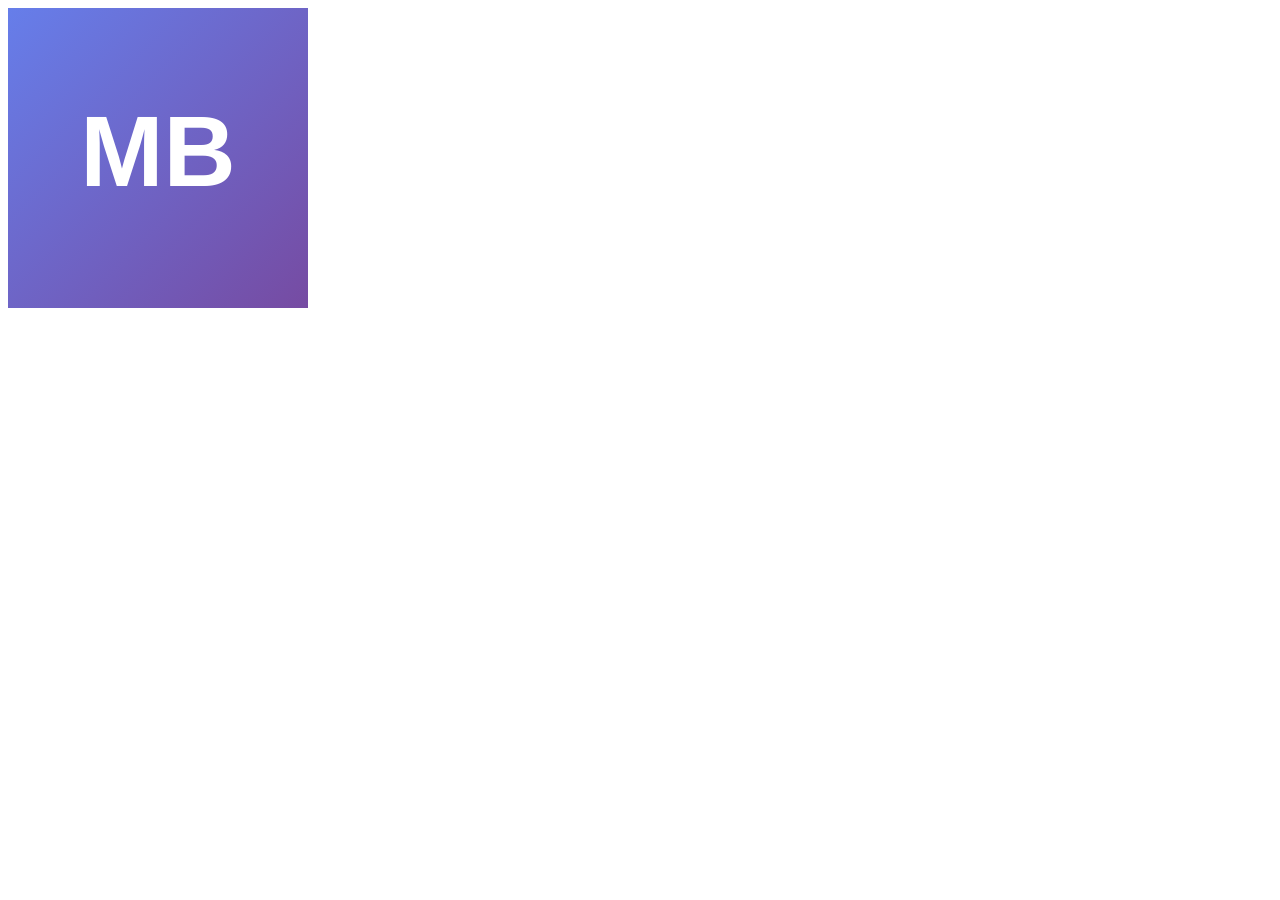
<file: create_placeholder.html>
<!DOCTYPE html>
<canvas id="canvas" width="300" height="300"></canvas>
<script>
const canvas = document.getElementById('canvas');
const ctx = canvas.getContext('2d');

// Background gradient
const gradient = ctx.createLinearGradient(0, 0, 300, 300);
gradient.addColorStop(0, '#667eea');
gradient.addColorStop(1, '#764ba2');
ctx.fillStyle = gradient;
ctx.fillRect(0, 0, 300, 300);

// Add initials
ctx.fillStyle = 'white';
ctx.font = 'bold 100px Inter, sans-serif';
ctx.textAlign = 'center';
ctx.textBaseline = 'middle';
ctx.fillText('MB', 150, 150);

// Download
canvas.toBlob(blob => {
  const url = URL.createObjectURL(blob);
  const a = document.createElement('a');
  a.href = url;
  a.download = 'Majid.jpg';
  a.click();
});
</script>
</file>
